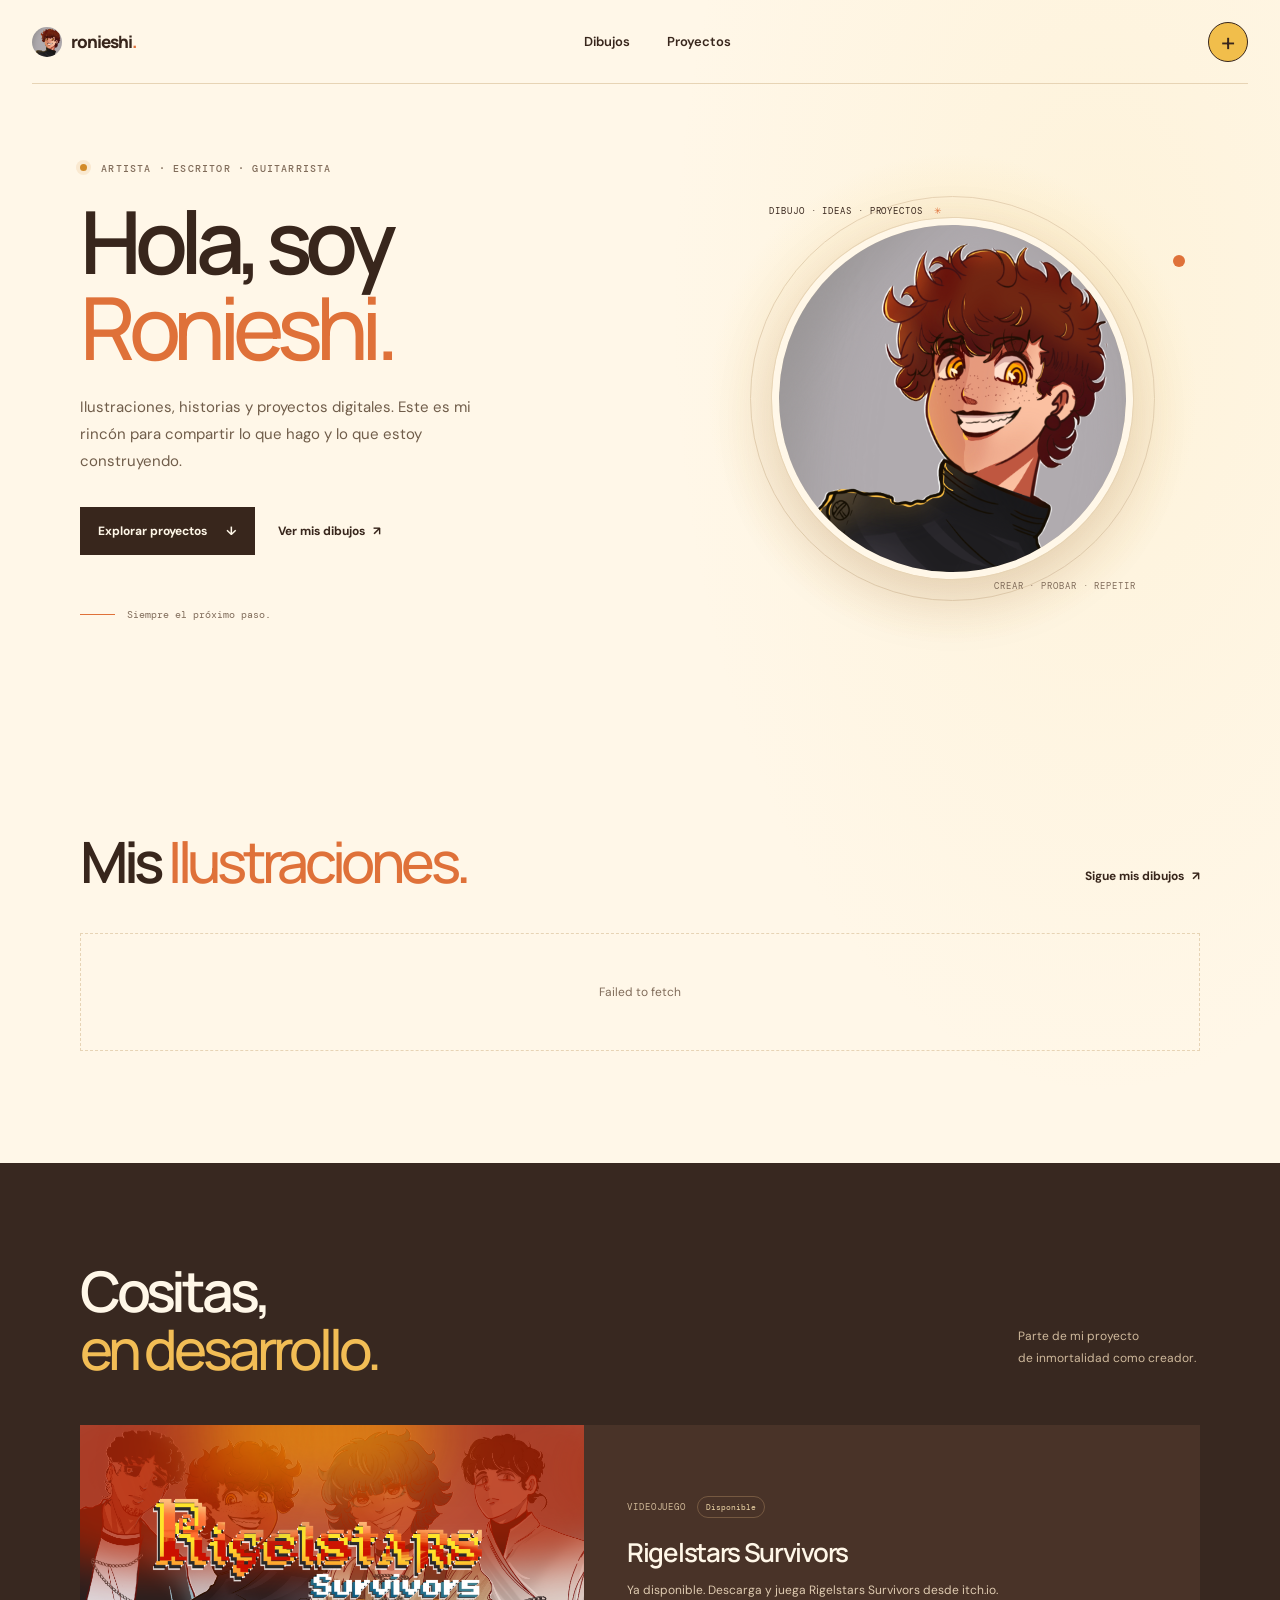
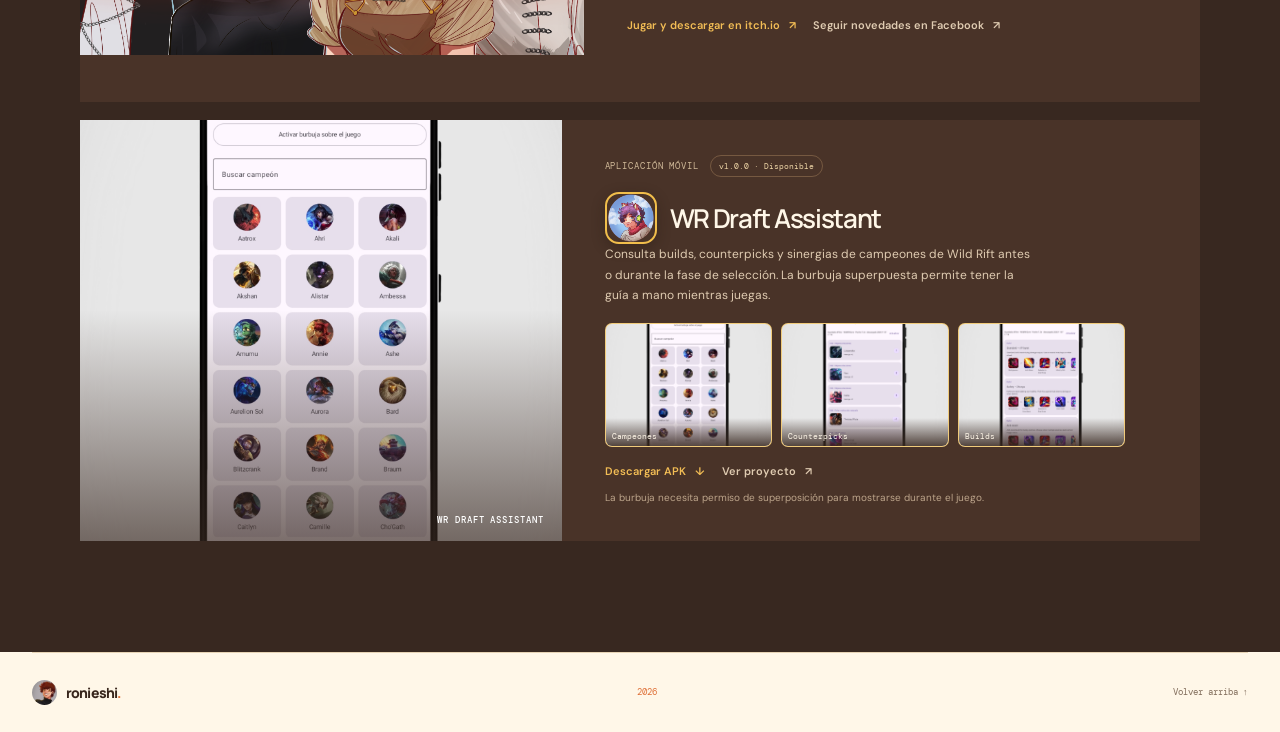
<file: index.html>
<!doctype html>
<html lang="es">
  <head>
    <meta charset="utf-8">
    <meta name="viewport" content="width=device-width, initial-scale=1">
    <meta name="theme-color" content="#fff7e8">
    <meta
      name="description"
      content="Dibujos, historias y proyectos de Ronieshi, artista, escritor y guitarrista."
    >
    <meta property="og:title" content="Ronieshi — Dibujos y proyectos">
    <meta property="og:description" content="Dibujos, historias y proyectos de Ronieshi, artista, escritor y guitarrista.">
    <meta property="og:image" content="https://ronieshi.github.io/assets/ronieshi-icon.png">
    <meta property="og:type" content="website">
    <meta name="twitter:card" content="summary">
    <link rel="icon" type="image/png" href="assets/ronieshi-icon.png">
    <link rel="apple-touch-icon" href="assets/ronieshi-icon.png">
    <title>Ronieshi — Portafolio creativo</title>
    <link rel="preconnect" href="https://fonts.googleapis.com">
    <link rel="preconnect" href="https://fonts.gstatic.com" crossorigin>
    <link
      href="https://fonts.googleapis.com/css2?family=DM+Mono:wght@400;500&family=DM+Sans:wght@400;500;600;700&family=Manrope:wght@400;500;600;700;800&display=swap"
      rel="stylesheet"
    >
    <link rel="stylesheet" href="styles.css">
    <script src="script.js" defer></script>
  </head>
  <body>
    <a class="skip-link" href="#contenido">Saltar al contenido</a>
    <header class="site-header">
      <a class="wordmark" href="#inicio" aria-label="Ir al inicio">
        <img class="wordmark-mark" src="assets/ronieshi-icon.png" alt="">
        <span>ronieshi<span class="wordmark-dot">.</span></span>
      </a>
      <button
        class="menu-toggle"
        type="button"
        aria-expanded="false"
        aria-controls="site-nav"
        aria-label="Abrir menú"
      >
        <span></span><span></span>
      </button>
      <nav class="site-nav" id="site-nav" aria-label="Navegación principal">
        <a href="#dibujos">Dibujos</a>
        <a href="#proyectos">Proyectos</a>
      </nav>
      <a
        class="upload-trigger"
        href="subir.html"
        target="_blank"
        rel="noopener noreferrer"
        aria-label="Subir dibujos en una pestaña nueva"
        title="Subir dibujos"
      >+</a>
    </header>

    <main id="contenido">
      <section class="hero section-wrap" id="inicio">
        <div class="hero-copy">
          <p class="eyebrow"><span class="status-dot"></span> Artista · escritor · guitarrista</p>
          <h1>Hola, soy<br><span>Ronieshi.</span></h1>
          <p class="hero-intro">
            Ilustraciones, historias y proyectos digitales. Este es mi rincón
            para compartir lo que hago y lo que estoy construyendo.
          </p>
          <div class="hero-actions">
            <a class="button button-dark" href="#proyectos">Explorar proyectos <span aria-hidden="true">↓</span></a>
            <a class="text-link" href="#dibujos">Ver mis dibujos <span aria-hidden="true">↗</span></a>
          </div>
          <div class="hero-note">
            <span class="note-line" aria-hidden="true"></span>
            <span>Siempre el próximo paso.</span>
          </div>
        </div>

        <div class="hero-art" aria-label="Retrato ilustrado de Ronieshi">
          <div class="hero-art-label">DIBUJO · IDEAS · PROYECTOS <span>✳</span></div>
          <img class="hero-portrait" src="assets/ronieshi-icon.png" alt="Ilustración de perfil de Ronieshi">
          <span class="art-caption">CREAR · PROBAR · REPETIR</span>
        </div>
      </section>

      <section class="work-section section-wrap" id="dibujos">
        <div class="section-heading">
          <div>
            <h2>Mis <span>Ilustraciones.</span></h2>
          </div>
          <a class="text-link section-link" href="https://www.tiktok.com/@ronieshi" target="_blank" rel="noopener noreferrer">
            Sigue mis dibujos <span aria-hidden="true">↗</span>
          </a>
        </div>

        <div class="art-grid" id="drawing-gallery" aria-live="polite">
          <p class="gallery-status">Cargando dibujos…</p>
        </div>
      </section>

      <section class="projects-section" id="proyectos">
        <div class="section-wrap">
          <div class="section-heading project-heading">
            <div>
              <h2>Cositas,<br><span>en desarrollo.</span></h2>
            </div>
            <p class="heading-aside">Parte de mi proyecto<br>de inmortalidad como creador.</p>
          </div>
          <div class="project-list">
 <article class="project-card game-card">
  <div class="project-visual game-visual">
    <img
      class="game-banner"
      src="assets/rigelstars-survivors-banner.png"
      alt="Banner de Rigelstars Survivors con cuatro personajes ilustrados y el título del juego"
    >
  </div>
  <div class="project-info">
    <div class="project-title-line">
      <span class="project-type">VIDEOJUEGO</span>
      <span class="project-status">Disponible</span>
    </div>
    <h3>Rigelstars Survivors</h3>
    <p>Ya disponible. Descarga y juega Rigelstars Survivors desde itch.io.</p>
    <div class="project-actions">
      <a
        class="project-link"
        href="https://ronieshi.itch.io/rigelstars-survivors"
        target="_blank"
        rel="noopener noreferrer"
      >
        Jugar y descargar en itch.io <span aria-hidden="true">↗</span>
      </a>
      <a
        class="project-link project-link-secondary"
        href="https://www.facebook.com/people/Rigelstars-Survivors/61595257513024/"
        target="_blank"
        rel="noopener noreferrer"
      >
        Seguir novedades en Facebook <span aria-hidden="true">↗</span>
      </a>
    </div>
  </div>
</article>
            <article class="project-card app-card">
              <div class="project-visual app-visual">
                <img
                  class="app-preview"
                  src="assets/wr-draft-champions.png"
                  alt="Pantalla de selección de campeones de WR Draft Assistant"
                >
                <span class="app-visual-caption">WR DRAFT ASSISTANT</span>
              </div>
              <div class="project-info">
                <div class="project-title-line"><span class="project-type">APLICACIÓN MÓVIL</span><span class="project-status">v1.0.0 · Disponible</span></div>
                <div class="app-project-title">
                  <img class="app-icon" src="assets/wr-draft-icon.png" alt="Icono ilustrado de WR Draft Assistant">
                  <h3>WR Draft Assistant</h3>
                </div>
                <p>Consulta builds, counterpicks y sinergias de campeones de Wild Rift antes o durante la fase de selección. La burbuja superpuesta permite tener la guía a mano mientras juegas.</p>
                <div class="app-gallery" aria-label="Capturas de WR Draft Assistant">
                  <a href="assets/wr-draft-champions.png" target="_blank" rel="noopener noreferrer" aria-label="Abrir captura de selección de campeones">
                    <img src="assets/wr-draft-champions.png" alt="Selección de campeones">
                    <span>Campeones</span>
                  </a>
                  <a href="assets/wr-draft-counterpicks.png" target="_blank" rel="noopener noreferrer" aria-label="Abrir captura de counterpicks">
                    <img src="assets/wr-draft-counterpicks.png" alt="Lista de counterpicks">
                    <span>Counterpicks</span>
                  </a>
                  <a href="assets/wr-draft-builds.png" target="_blank" rel="noopener noreferrer" aria-label="Abrir captura de builds">
                    <img src="assets/wr-draft-builds.png" alt="Builds recomendadas">
                    <span>Builds</span>
                  </a>
                </div>
                <div class="project-actions">
                  <a class="project-link" href="https://github.com/ronieshi/WR-Draft-Assistant/releases/download/v1.0.0/WR.Draft.Assistant.apk">Descargar APK <span aria-hidden="true">↓</span></a>
                  <a class="project-link project-link-secondary" href="https://github.com/ronieshi/WR-Draft-Assistant" target="_blank" rel="noopener noreferrer">Ver proyecto <span aria-hidden="true">↗</span></a>
                </div>
                <p class="project-note">La burbuja necesita permiso de superposición para mostrarse durante el juego.</p>
              </div>
            </article>
          </div>
        </div>
      </section>

    </main>

    <footer class="site-footer">
      <a class="wordmark footer-wordmark" href="#inicio">
        <img class="wordmark-mark" src="assets/ronieshi-icon.png" alt="">
        <span>ronieshi<span class="wordmark-dot">.</span></span>
      </a>
      <p><span id="current-year">2026</span></p>
      <a class="back-to-top" href="#inicio">Volver arriba ↑</a>
    </footer>
  </body>
</html>
</file>
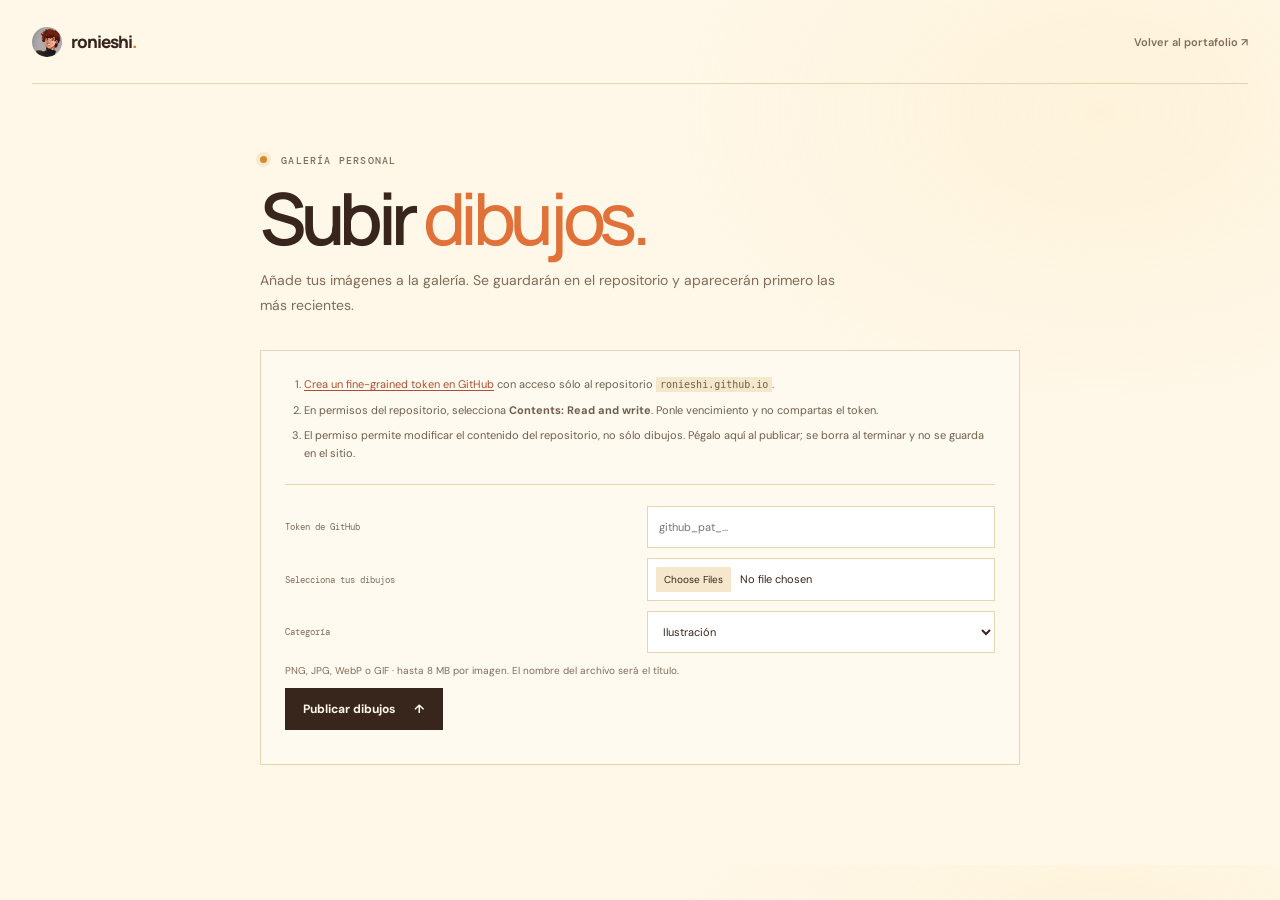
<file: subir.html>
<!doctype html>
<html lang="es">
  <head>
    <meta charset="utf-8">
    <meta name="viewport" content="width=device-width, initial-scale=1">
    <meta name="theme-color" content="#fff7e8">
    <meta name="robots" content="noindex">
    <title>Subir dibujos — Ronieshi</title>
    <link rel="preconnect" href="https://fonts.googleapis.com">
    <link rel="preconnect" href="https://fonts.gstatic.com" crossorigin>
    <link
      href="https://fonts.googleapis.com/css2?family=DM+Mono:wght@400;500&family=DM+Sans:wght@400;500;600;700&family=Manrope:wght@400;500;600;700;800&display=swap"
      rel="stylesheet"
    >
    <link rel="stylesheet" href="styles.css">
    <script src="script.js" defer></script>
  </head>
  <body>
    <header class="site-header upload-page-header">
      <a class="wordmark" href="index.html" aria-label="Volver al portafolio">
        <img class="wordmark-mark" src="assets/ronieshi-icon.png" alt="">
        <span>ronieshi<span class="wordmark-dot">.</span></span>
      </a>
      <a class="upload-page-back" href="index.html">Volver al portafolio <span aria-hidden="true">↗</span></a>
    </header>

    <main class="upload-page section-wrap" id="contenido">
      <p class="eyebrow"><span class="status-dot"></span> Galería personal</p>
      <h1>Subir <span>dibujos.</span></h1>
      <p class="upload-page-intro">Añade tus imágenes a la galería. Se guardarán en el repositorio y aparecerán primero las más recientes.</p>

      <section class="upload-panel" aria-label="Formulario para publicar dibujos">
        <ol class="token-steps">
          <li><a href="https://github.com/settings/personal-access-tokens/new" target="_blank" rel="noopener noreferrer">Crea un fine-grained token en GitHub</a> con acceso sólo al repositorio <code>ronieshi.github.io</code>.</li>
          <li>En permisos del repositorio, selecciona <strong>Contents: Read and write</strong>. Ponle vencimiento y no compartas el token.</li>
          <li>El permiso permite modificar el contenido del repositorio, no sólo dibujos. Pégalo aquí al publicar; se borra al terminar y no se guarda en el sitio.</li>
        </ol>
        <form class="drawing-form" id="drawing-form">
          <label class="field-label" for="github-token">Token de GitHub</label>
          <input
            id="github-token"
            name="token"
            type="password"
            autocomplete="off"
            spellcheck="false"
            placeholder="github_pat_..."
            required
          >
          <label class="field-label" for="drawing-files">Selecciona tus dibujos</label>
          <input
            id="drawing-files"
            name="drawings"
            type="file"
            accept="image/png,image/jpeg,image/webp,image/gif"
            multiple
            required
          >
          <label class="field-label" for="drawing-category">Categoría</label>
          <select id="drawing-category" name="category">
            <option>Ilustración</option>
            <option>Boceto</option>
            <option>Personaje</option>
            <option>Estudio</option>
          </select>
          <p class="upload-hint">PNG, JPG, WebP o GIF · hasta 8 MB por imagen. El nombre del archivo será el título.</p>
          <button class="button button-dark upload-button" type="submit">Publicar dibujos <span aria-hidden="true">↑</span></button>
          <p class="upload-status" id="upload-status" role="status" aria-live="polite"></p>
        </form>
      </section>
    </main>
  </body>
</html>
</file>
<file: styles.css>
:root {
  color-scheme: light;
  --paper: #fff7e8;
  --paper-deep: #f5e7cc;
  --ink: #38261c;
  --muted: #806c5a;
  --line: #e7d4b5;
  --coral: #df7139;
  --gold: #f1be4b;
  --rust: #ad4f30;
  --mono: "DM Mono", monospace;
  --sans: "DM Sans", sans-serif;
  --display: "Manrope", sans-serif;
}

* { box-sizing: border-box; }
html { scroll-behavior: smooth; scroll-padding-top: 88px; }
body {
  margin: 0;
  background:
    radial-gradient(ellipse at 86% 13%, #f5d98b26, transparent 27rem),
    var(--paper);
  color: var(--ink);
  font-family: var(--sans);
  -webkit-font-smoothing: antialiased;
}
a { color: inherit; text-decoration: none; }
button, input, select { font: inherit; }
::selection { background: var(--gold); color: var(--ink); }

.skip-link {
  position: absolute;
  z-index: 20;
  top: 10px;
  left: 10px;
  padding: 12px 16px;
  transform: translateY(-160%);
  background: var(--ink);
  color: white;
}
.skip-link:focus { transform: translateY(0); }
.section-wrap { width: min(1120px, calc(100% - 64px)); margin-inline: auto; }
.site-header {
  position: relative;
  z-index: 10;
  display: flex;
  width: min(1280px, calc(100% - 64px));
  height: 84px;
  margin-inline: auto;
  align-items: center;
  justify-content: space-between;
  border-bottom: 1px solid var(--line);
}
.wordmark { display: inline-flex; gap: 9px; align-items: center; font: 800 17px var(--display); letter-spacing: -.06em; }
.wordmark-mark { display: inline-grid; width: 30px; height: 30px; place-items: center; border-radius: 50%; background: var(--ink); object-fit: cover; }
.wordmark-dot { color: var(--coral); }
.site-nav { display: flex; align-items: center; gap: 37px; font-size: 13px; font-weight: 600; }
.site-nav > a:hover, .text-link:hover { color: var(--coral); }
.upload-trigger { display: grid; width: 40px; height: 40px; flex: 0 0 auto; margin-left: 28px; place-items: center; border: 1px solid var(--ink); border-radius: 50%; background: var(--gold); color: var(--ink); font: 400 26px/1 var(--sans); transition: transform .2s ease, background .2s ease; }
.upload-trigger:hover { transform: rotate(90deg); background: var(--coral); color: white; }
.upload-trigger:focus-visible, .upload-page-back:focus-visible { outline: 2px solid var(--coral); outline-offset: 4px; }
.menu-toggle { display: none; }

.hero { position: relative; display: grid; min-height: 635px; grid-template-columns: 1fr 1fr; align-items: center; gap: 24px; padding-block: 67px 82px; }
.hero-copy { position: relative; z-index: 1; padding-bottom: 14px; }
.eyebrow { margin: 0 0 23px; color: var(--muted); font: 500 10px var(--mono); letter-spacing: .12em; text-transform: uppercase; }
.status-dot { display: inline-block; width: 7px; height: 7px; margin-right: 7px; border-radius: 50%; background: #d38b28; box-shadow: 0 0 0 4px #d38b2820; vertical-align: 1px; }
h1, h2, h3, p { margin-top: 0; }
.hero h1 { margin-bottom: 24px; font: 600 clamp(56px, 6.8vw, 88px)/.99 var(--display); letter-spacing: -.085em; }
.hero h1 span, .section-heading h2 span { color: var(--coral); font-weight: 500; }
.hero-intro { max-width: 425px; margin-bottom: 32px; color: #705d4a; font-size: 15px; line-height: 1.8; }
.hero-actions { display: flex; align-items: center; gap: 23px; }
.button { display: inline-flex; min-height: 48px; align-items: center; justify-content: center; gap: 19px; padding: 0 18px; font-size: 12px; font-weight: 700; transition: transform .2s ease, background .2s ease; }
.button:hover { transform: translateY(-3px); }
.button-dark { background: var(--ink); color: var(--paper); }
.button-dark:hover { background: #65412d; }
.text-link { display: inline-flex; align-items: center; gap: 8px; font-size: 12px; font-weight: 700; transition: color .2s ease; }
.hero-note { display: flex; align-items: center; gap: 12px; margin-top: 53px; color: var(--muted); font: 10px var(--mono); }
.note-line { width: 35px; height: 1px; background: var(--coral); }
.hero-art { position: relative; display: grid; width: min(100%, 495px); aspect-ratio: 1; margin: auto 0 auto auto; place-items: center; border-radius: 50%; background: radial-gradient(circle, #f4cc7145 0 34%, transparent 70%); }
.hero-art::before { position: absolute; inset: 9%; border: 1px solid var(--line); border-radius: 50%; content: ""; }
.hero-art::after { position: absolute; top: 21%; right: 3%; width: 12px; height: 12px; border-radius: 50%; background: var(--coral); content: ""; }
.hero-art-label, .art-caption { position: absolute; z-index: 2; font: 9px var(--mono); letter-spacing: .1em; }
.hero-art-label { top: 11%; left: 13%; }
.hero-art-label span { margin-left: 5px; color: var(--coral); }
.hero-portrait { z-index: 1; width: 73%; aspect-ratio: 1; transform: rotate(2deg); border: 7px solid var(--paper); border-radius: 50%; outline: 1px solid var(--line); object-fit: cover; object-position: center 32%; box-shadow: 0 20px 55px #75452f2e; }
.art-caption { right: 13%; bottom: 11%; color: var(--muted); }
.hero-sticker { position: absolute; right: 1%; bottom: 24%; display: grid; width: 79px; height: 79px; place-content: center; transform: rotate(9deg); border-radius: 50%; background: var(--ink); color: var(--paper); font: 9px/1.35 var(--mono); text-align: center; }
.work-section { padding-block: 104px 112px; }
.section-heading { display: flex; align-items: end; justify-content: space-between; margin-bottom: 42px; }
.section-heading h2 { margin: 0; font: 600 clamp(38px, 5vw, 57px)/1.03 var(--display); letter-spacing: -.075em; }
.section-link { margin-bottom: 7px; }
.token-steps { display: grid; gap: 7px; margin: 0 0 20px; padding-left: 19px; color: #705d4a; font-size: 11px; line-height: 1.65; }
.token-steps a { color: var(--rust); text-decoration: underline; text-underline-offset: 2px; }
.token-steps code { padding: 2px 4px; background: var(--paper-deep); font-size: 10px; }
.drawing-form :focus-visible { outline: 2px solid var(--coral); outline-offset: 3px; }
.drawing-form { display: grid; grid-template-columns: 1fr 1fr; gap: 10px 14px; align-items: center; }
.field-label { color: var(--muted); font: 9px var(--mono); }
.drawing-form input, .drawing-form select { width: 100%; min-height: 42px; padding: 9px 11px; border: 1px solid var(--line); border-radius: 0; background: white; color: var(--ink); font-size: 11px; }
.drawing-form input[type="file"] { padding: 8px; }
.drawing-form input[type="file"]::file-selector-button { margin-right: 9px; padding: 6px 8px; border: 0; background: var(--paper-deep); color: var(--ink); font: 10px var(--sans); cursor: pointer; }
.upload-hint, .upload-status { grid-column: 1 / -1; margin: 0; color: var(--muted); font-size: 10px; line-height: 1.5; }
.upload-button { justify-self: start; min-height: 42px; border: 0; cursor: pointer; }
.upload-button:disabled { opacity: .6; cursor: wait; }
.upload-status[data-state="success"] { color: #346b40; }
.upload-status[data-state="error"] { color: #a23825; }
.upload-page-header { justify-content: space-between; }
.upload-page-back { color: var(--muted); font-size: 11px; font-weight: 600; }
.upload-page-back:hover { color: var(--coral); }
.upload-page { max-width: 760px; padding-block: 70px 100px; }
.upload-page .eyebrow { margin-bottom: 15px; }
.upload-page h1 { margin-bottom: 14px; font: 600 clamp(48px, 8vw, 72px)/1 var(--display); letter-spacing: -.075em; }
.upload-page h1 span { color: var(--coral); font-weight: 500; }
.upload-page-intro { max-width: 580px; margin-bottom: 32px; color: var(--muted); font-size: 14px; line-height: 1.8; }
.upload-panel { padding: 24px; border: 1px solid var(--line); background: #fffaf0; }
.upload-panel .token-steps { margin-bottom: 22px; }
.upload-panel .drawing-form { padding-top: 21px; border-top: 1px solid var(--line); }
.art-grid { display: grid; grid-template-columns: repeat(3, minmax(0, 1fr)); gap: 24px; align-items: start; }
.art-card { min-width: 0; }
.art-image { position: relative; display: block; overflow: hidden; aspect-ratio: 1 / .95; background: var(--paper-deep); }
.art-image img { display: block; width: 100%; height: 100%; object-fit: cover; transition: transform .3s ease; }
.art-image:hover img { transform: scale(1.035); }
.gallery-status { grid-column: 1 / -1; margin: 0; padding: 48px 20px; border: 1px dashed var(--line); color: var(--muted); font-size: 12px; line-height: 1.7; text-align: center; }
.art-card-caption { display: flex; align-items: baseline; justify-content: space-between; gap: 8px; padding-top: 14px; }
.art-card-caption h3 { margin: 0; font-size: 12px; font-weight: 700; }
.art-card-caption p { margin: 0; color: var(--muted); font: 9px var(--mono); white-space: nowrap; }

.projects-section { padding-block: 99px 111px; background: #382820; color: var(--paper); }
.projects-section .eyebrow { color: #cfb99c; }
.project-heading { margin-bottom: 48px; }
.project-heading h2 { font-size: clamp(38px, 5vw, 56px); }
.project-heading h2 span { color: #f2bd55; }
.heading-aside { margin: 0 4px 8px 20px; color: #cfb99c; font-size: 12px; line-height: 1.8; }
.project-list { display: grid; gap: 18px; }
.project-card { position: relative; display: grid; min-height: 277px; grid-template-columns: 43% 1fr; overflow: hidden; background: #493328; }
.project-visual { position: relative; display: grid; min-height: 277px; overflow: hidden; place-items: center; }
.game-card { grid-template-columns: 45% 1fr; }
.game-card .game-visual { min-height: 0; aspect-ratio: 2000 / 909; background: #9c3d25; color: var(--ink); }
.game-banner { position: absolute; inset: 0; width: 100%; height: 100%; object-fit: cover; }
.app-visual { background: #f0d39a; color: var(--ink); }
.app-preview { position: absolute; inset: 0; width: 100%; height: 100%; object-fit: cover; object-position: center 43%; }
.app-visual::after { position: absolute; inset: 45% 0 0; background: linear-gradient(transparent, #382820a8); content: ""; }
.app-visual-caption { position: absolute; z-index: 2; right: 18px; bottom: 14px; color: white; font: 500 9px/1.4 var(--mono); letter-spacing: .1em; text-align: right; }
.project-info { align-self: center; padding: 35px 75px 35px 43px; }
.project-title-line { display: flex; flex-wrap: wrap; align-items: center; gap: 11px; }
.project-type { color: #d0b998; font: 9px var(--mono); letter-spacing: .1em; }
.project-status { padding: 5px 8px; border: 1px solid #765941; border-radius: 20px; color: #f0d7a8; font: 8px var(--mono); }
.project-info h3 { margin: 16px 0 10px; font: 600 26px var(--display); letter-spacing: -.05em; }
.app-project-title { display: flex; align-items: center; gap: 13px; margin-top: 15px; }
.app-project-title h3 { margin: 0; }
.app-icon { width: 52px; height: 52px; flex: 0 0 auto; border: 2px solid #f1be4b; border-radius: 14px; object-fit: cover; box-shadow: 0 4px 14px #20160f55; }
.project-info p { max-width: 430px; margin-bottom: 17px; color: #dfcbb1; font-size: 12px; line-height: 1.7; }
.app-gallery { display: grid; grid-template-columns: repeat(3, minmax(0, 1fr)); gap: 9px; margin: 16px 0 17px; }
.app-gallery a { position: relative; min-width: 0; overflow: hidden; aspect-ratio: 1.35; border: 1px solid #f1be4b66; border-radius: 7px; background: #f0d39a; }
.app-gallery img { width: 100%; height: 100%; object-fit: cover; object-position: center 34%; transition: transform .25s ease; }
.app-gallery a:hover img { transform: scale(1.06); }
.app-gallery span { position: absolute; right: 0; bottom: 0; left: 0; padding: 13px 6px 5px; background: linear-gradient(transparent, #382820d9); color: #fff7e8; font: 8px var(--mono); }
.project-link { display: inline-flex; gap: 9px; align-items: center; color: #f2bd55; font-size: 11px; font-weight: 600; }
.project-link:hover { color: white; }
.project-actions { display: flex; flex-wrap: wrap; gap: 17px; }
.project-link-secondary { color: #dfcbb1; }
.project-info .project-note { margin: 11px 0 0; color: #bda58b; font-size: 10px; }
.site-footer { display: flex; min-height: 80px; width: min(1280px, calc(100% - 64px)); margin-inline: auto; align-items: center; justify-content: space-between; border-top: 1px solid var(--line); }
.footer-wordmark { font-size: 14px; }
.footer-wordmark .wordmark-mark { width: 25px; height: 25px; }
.site-footer p, .back-to-top { margin: 0; color: var(--muted); font: 9px var(--mono); }
.site-footer p span { color: var(--coral); }
.back-to-top:hover { color: var(--ink); }

@media (min-width: 1400px) {
  .hero { min-height: 700px; }
}
@media (max-width: 850px) {
  .section-wrap, .site-header, .site-footer { width: min(100% - 48px, 700px); }
  .hero { min-height: auto; grid-template-columns: 1fr .85fr; padding-block: 75px 80px; }
  .hero h1 { font-size: clamp(54px, 8vw, 72px); }
  .hero-art { width: 100%; }
  .hero-sticker { right: -1%; width: 66px; height: 66px; font-size: 8px; }
  .art-grid { gap: 15px; }
  .art-card-caption { display: block; }
  .art-card-caption p { margin-top: 5px; }
  .art-card-caption h3 { font-size: 11px; }
  .project-card { grid-template-columns: 40% 1fr; }
  .game-card { grid-template-columns: 55% 1fr; }
  .project-info { padding-right: 58px; padding-left: 28px; }
}
@media (max-width: 600px) {
  html { scroll-padding-top: 65px; }
  .section-wrap, .site-header, .site-footer { width: calc(100% - 40px); }
  .site-header { height: 68px; }
  .menu-toggle { display: flex; width: 40px; height: 40px; flex-direction: column; align-items: center; justify-content: center; gap: 6px; border: 1px solid var(--line); background: transparent; cursor: pointer; }
  .menu-toggle span { display: block; width: 15px; height: 1px; background: var(--ink); transition: transform .2s ease; }
  .menu-toggle[aria-expanded="true"] span:first-child { transform: translateY(3.5px) rotate(45deg); }
  .menu-toggle[aria-expanded="true"] span:last-child { transform: translateY(-3.5px) rotate(-45deg); }
  .site-nav { position: absolute; top: 67px; right: 0; left: 0; display: none; align-items: stretch; gap: 0; padding: 8px 20px 19px; border: 1px solid var(--line); border-top: 0; background: var(--paper); }
  .site-nav.is-open { display: flex; flex-direction: column; }
  .site-nav > a { padding: 13px 0; border-bottom: 1px solid var(--line); }
  .upload-trigger { width: 38px; height: 38px; margin-left: auto; margin-right: 12px; }
  .hero { grid-template-columns: 1fr; gap: 38px; padding-block: 57px 70px; }
  .hero h1 { font-size: clamp(60px, 16vw, 78px); }
  .hero-intro { max-width: 390px; font-size: 14px; }
  .hero-note { margin-top: 37px; }
  .hero-art { width: min(100%, 390px); margin-inline: auto; }
  .work-section { padding-block: 73px 78px; }
  .section-heading { align-items: start; gap: 20px; margin-bottom: 29px; }
  .section-heading h2 { font-size: 43px; }
  .section-link { margin-top: 36px; white-space: nowrap; font-size: 10px; }
  .drawing-form { grid-template-columns: 1fr; gap: 8px; }
  .upload-button { margin-top: 3px; }
  .upload-page { padding-block: 46px 70px; }
  .upload-page-intro { margin-bottom: 24px; font-size: 13px; }
  .upload-panel { padding: 18px 14px; }
  .upload-page-header { height: 68px; }
  .upload-page-back { font-size: 10px; }
  .art-grid { grid-template-columns: 1fr 1fr; gap: 23px 13px; }
  .art-image { aspect-ratio: 1 / .9; }
  .art-card-caption h3 { font-size: 10px; line-height: 1.5; }
  .art-card-caption p { font-size: 8px; }
  .gallery-status { padding: 35px 14px; }
  .projects-section { padding-block: 72px 78px; }
  .project-heading { flex-direction: column; gap: 15px; margin-bottom: 31px; }
  .project-heading h2 { font-size: 43px; }
  .heading-aside { margin: 0; font-size: 11px; }
  .project-card { grid-template-columns: 1fr; }
  .project-visual { min-height: 230px; }
  .game-card .game-visual { min-height: 0; aspect-ratio: 2000 / 909; }
  .project-info { padding: 25px 24px 29px; }
  .project-info h3 { font-size: 23px; }
  .site-footer { min-height: 72px; }
  .site-footer p { display: none; }
}
@media (prefers-reduced-motion: reduce) {
  *, *::before, *::after { scroll-behavior: auto !important; transition-duration: .01ms !important; animation-duration: .01ms !important; animation-iteration-count: 1 !important; }
}
</file>
